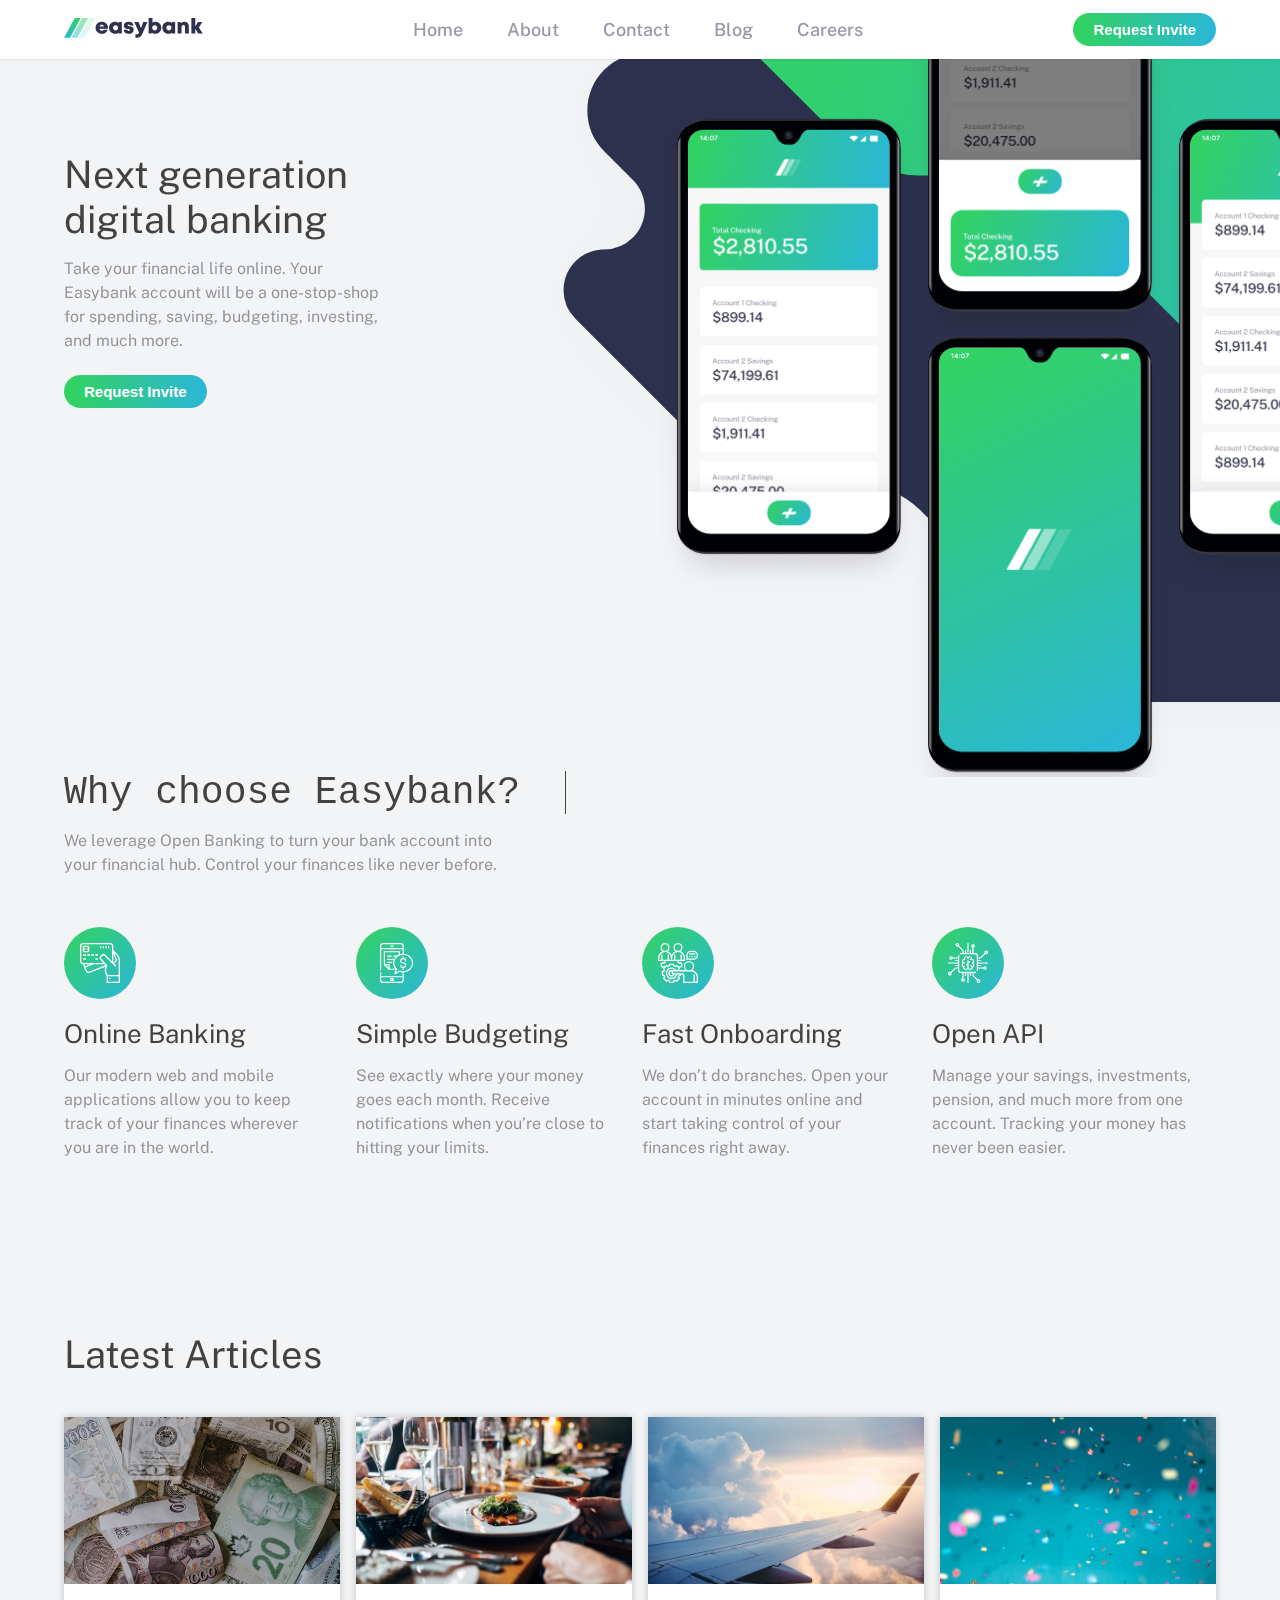
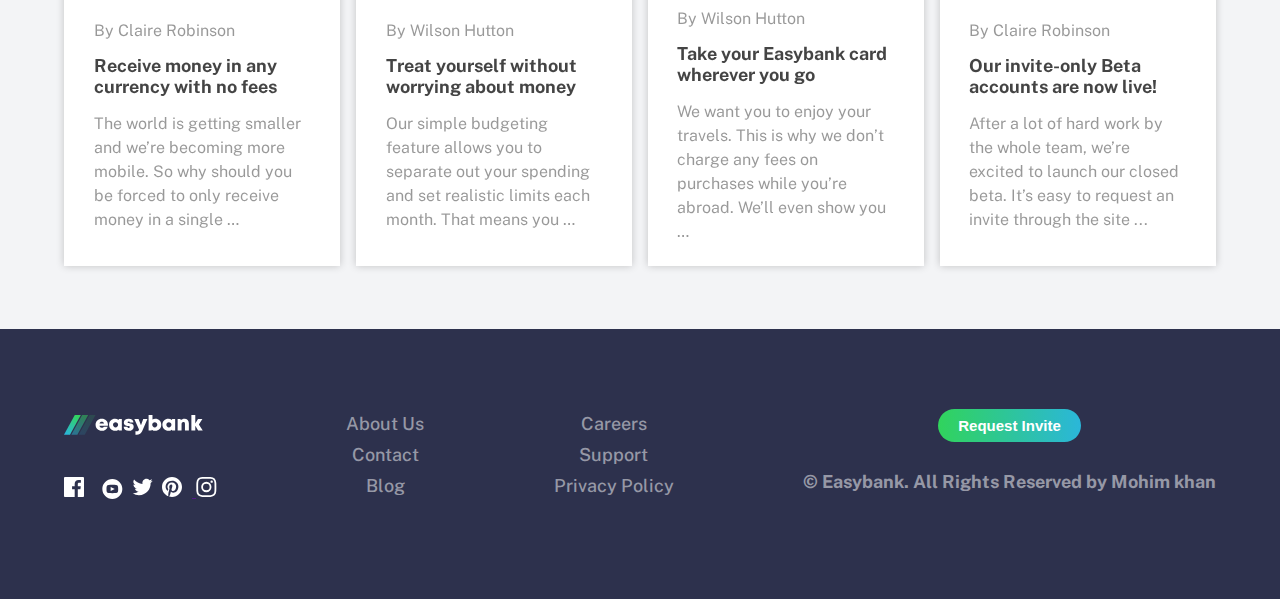
<file: index.html>
<!DOCTYPE html>
<html lang="en">

<head>
  <meta charset="UTF-8">
  <meta http-equiv="X-UA-Compatible" content="IE=edge">
  <meta name="viewport" content="width=device-width, initial-scale=1.0">
  <title>Frntend Mentor | Eoasybank landing page</title>
  <link rel="stylesheet" href="/css/style.css">
  <link rel="stylesheet" href="/css/responsive.css">
</head>
<!-- <style>
    .attribution { font-size: 11px; text-align: center; }
    .attribution a { color: hsl(228, 45%, 44%); }
  </style> -->
</head>

<body>
  <div class="main-container">
    <header>
      <div class="hero-section">
        <div class="logo">
          <img src="/images/logo.svg" alt="logo">
        </div>
        <nav>
          <ul>
            <li><a href="index.html" class="current-page">Home</a></li>
            <li><a href="#column">About</a></li>
            <li><a href="#footer">Contact</a></li>
            <li><a href="#blog">Blog</a></li>
            <li><a href="#careers">Careers</a></li>
          </ul>
        </nav>
        <div class="btn">
          <button type="button" class="btn-btn">
            Request Invite
          </button>
        </div>
        <div class="hamburger">
          <button class="menubar" id="menu"><img src="/images/icon-hamburger.svg" alt="hamburger"
              id="menuIcon"></button>
        </div>
      </div>
    </header>
    <div class="navbar" id="demo">
      <ul>
        <li><a href="index.html">Home</a></li>
        <li><a href="#column">About</a></li>
        <li><a href="#footer">Contact</a></li>
        <li><a href="#blog">Blog</a></li>
        <li><a href="#careers">Careers</a></li>
      </ul>
    </div>
    <section class="column" id="column">
      <div class="wrapper">
        <div class="col1">
          <img src="/images/bg-intro-mobile.svg" class="bg-image" alt="image">
          <img src="/images/bg-intro-desktop.svg" class="desktop" alt="desktop">
          <img src="/images/image-mockups.png" class="mobile" id="hide" alt="">
        </div>
        <div class="col2">
          <div class="center">
            <h1 class="title title-title">Next generation digital banking</h1>
            <p class="info">Take your financial life online. Your Easybank account will be a one-stop-shop
              for spending, saving, budgeting, investing, and much more.
            </p>
            <div class="btn1 btn2">
              <button type="button" class="btn-btn">Request Invite</button>
            </div>
          </div>
        </div>
      </div>
    </section>
    <section class="feature-lists" id="blog">
      <div class="feature-title">
        <h1 class="title type">Why choose Easybank?</h1>
        <div class="sub-title">
          <p class="info">We leverage Open Banking to turn your bank account into your financial hub. Control
            your finances like never before.
          </p>
        </div>
      </div>
      <div class="features">
        <div class="feature">
          <img class="fun" src="/images/icon-online.svg" alt="">
          <h1 class="title title1"> Online Banking</h1>
          <p class="info">Our modern web and mobile applications allow you to keep track of your finances
            wherever you are in the world.</p>
        </div>
        <div class="feature">
          <img class="fun" src="/images/icon-budgeting.svg" alt="">
          <h1 class="title title1">Simple Budgeting</h1>
          <p class="info"> See exactly where your money goes each month. Receive notifications when you’re
            close to hitting your limits.
          </p>
        </div>
        <div class="feature">
          <img class="fun" src="/images/icon-onboarding.svg" alt="">
          <h1 class="title title1">Fast Onboarding</h1>
          <p class="info">We don’t do branches. Open your account in minutes online and start taking control
            of your finances right away.
          </p>
        </div>
        <div class="feature">
          <img class="fun" src="/images/icon-api.svg" alt="">
          <h1 class="title title1">Open API</h1>
          <p class="info">Manage your savings, investments, pension, and much more from one account. Tracking
            your money has never been easier.
          </p>
        </div>
      </div>
    </section>
    <section class="article-lists" id="careers">
      <h1 class="title cng">Latest Articles</h1>
      <article class="articles">
        <div class="article">
          <img src="/images/image-currency.jpg" class="images min" alt="profile">
          <div class="text">
            <p class="info info1">By Claire Robinson</p>
            <h1 class="title size">Receive money in any currency with no fees</h1>
            <p class="info">The world is getting smaller and we’re becoming more mobile. So why should you be
              forced to only receive money in a single …
            </p>
          </div>
        </div>
        <div class="article">
          <img src="/images/image-restaurant.jpg" class="images min" alt="profile">
          <div class="text">
            <p class="info info1">By Wilson Hutton</p>
            <h1 class="title size">Treat yourself without worrying about money</h1>
            <p class="info">Our simple budgeting feature allows you to separate out your spending and set
              realistic limits each month. That means you …
            </p>
          </div>
        </div>
        <div class="article">
          <img src="/images/image-plane.jpg" class="images min" alt="profile">
          <div class="text">
            <p class="info info1">By Wilson Hutton</p>
            <h1 class="title size">Take your Easybank card wherever you go</h1>
            <p class="info">We want you to enjoy your travels. This is why we don’t charge any fees on purchases
              while you’re abroad. We’ll even show you …</p>
          </div>
        </div>
        <div class="article">
          <img src="/images/image-confetti.jpg" class="images min" alt="profile">
          <div class="text">
            <p class="info info1">By Claire Robinson</p>
            <h1 class="title size">Our invite-only Beta accounts are now live!</h1>
            <p class="info">After a lot of hard work by the whole team, we’re excited to launch our closed beta.
              It’s easy to request an invite through the site ...
            </p>
          </div>
        </div>
      </article>
    </section>
  </div>
  <footer id="footer">
    <div class="footer-lists">
      <div class="links">
        <svg xmlns="http://www.w3.org/2000/svg" width="139" height="20">
          <defs>
            <linearGradient id="a" x1="72.195%" x2="17.503%" y1="0%" y2="100%">
              <stop offset="0%" stop-color="#33D35E" />
              <stop offset="100%" stop-color="#2AB6D9" />
            </linearGradient>
          </defs>
          <g fill="none" fill-rule="evenodd">
            <path fill="white" fill-rule="nonzero"
              d="M37.754 15.847c2.852 0 5.152-1.622 5.952-4.216h-3.897c-.376.665-1.14 1.066-2.055 1.066-1.237 0-2.065-.674-2.32-1.978h8.44c.051-.352.081-.694.081-1.037 0-3.335-2.537-5.95-6.201-5.95-3.568 0-6.175 2.564-6.175 6.049 0 3.473 2.628 6.066 6.175 6.066zm2.344-7.297h-4.596c.317-1.129 1.11-1.749 2.252-1.749 1.181 0 2 .613 2.344 1.75zm10.946 7.296c1.32 0 2.5-.434 3.43-1.188l.336.804h3.027V4.093h-2.919l-.4.88c-.94-.775-2.135-1.222-3.474-1.222-3.476 0-5.961 2.505-5.961 6.026 0 3.533 2.485 6.07 5.961 6.07zm.524-3.467c-1.467 0-2.545-1.108-2.545-2.593 0-1.475 1.069-2.583 2.545-2.583 1.466 0 2.544 1.108 2.544 2.583 0 1.485-1.078 2.593-2.544 2.593zm13.123 3.467c3.02 0 5.025-1.554 5.025-3.93 0-2.883-2.387-3.256-4.183-3.575-1.08-.193-1.95-.344-1.95-.99 0-.527.422-.838 1.05-.838.71 0 1.197.337 1.197 1.063h3.667c-.044-2.303-1.92-3.843-4.816-3.843-2.912 0-4.854 1.47-4.854 3.75 0 2.757 2.337 3.289 4.1 3.574 1.092.181 1.952.368 1.952 1.024 0 .587-.543.88-1.116.88-.742 0-1.32-.383-1.32-1.214h-3.77c.036 2.463 1.919 4.1 5.018 4.1zm8.1 3.858c2.936 0 4.344-1.257 5.877-4.736l4.764-10.863h-4.206l-2.249 6.263-2.412-6.263H70.31l4.698 10.43c-.53 1.414-.983 1.804-2.48 1.804H71.45v3.365h1.341zm18.504-3.858c3.5 0 5.973-2.515 5.973-6.048S94.796 3.75 91.295 3.75a5.332 5.332 0 00-2.825.784V0H84.6v15.474h2.897l.37-.844c.923.771 2.102 1.216 3.428 1.216zm-.523-3.467c-1.467 0-2.545-1.108-2.545-2.58 0-1.486 1.078-2.594 2.545-2.594 1.466 0 2.544 1.108 2.544 2.593 0 1.473-1.087 2.58-2.544 2.58zm13.598 3.467c1.32 0 2.5-.434 3.43-1.188l.336.804h3.027V4.093h-2.918l-.401.88c-.939-.775-2.135-1.222-3.474-1.222-3.476 0-5.96 2.505-5.96 6.026 0 3.533 2.484 6.07 5.96 6.07zm.524-3.467c-1.467 0-2.545-1.108-2.545-2.593 0-1.475 1.07-2.583 2.545-2.583 1.467 0 2.545 1.108 2.545 2.583 0 1.485-1.078 2.593-2.545 2.593zm12.653 3.095V9.403c0-1.447.702-2.3 1.923-2.3.986 0 1.483.657 1.483 1.98v6.39h3.915V8.543c0-2.897-1.733-4.773-4.373-4.773-1.47 0-2.733.565-3.58 1.508l-.537-1.172h-2.747v11.369h3.916zm13.748 0v-4.808l2.848 4.808h4.616l-3.902-5.95 3.543-5.419h-4.397l-2.708 4.454V0h-3.916v15.474h3.916z" />
            <g fill="url(#a)">
              <path d="M10.802 0L0 19.704h5.986L16.789 0z" />
              <path opacity=".5" d="M18.171 0L7.368 19.704h5.986L24.157 0z" />
              <path opacity=".15" d="M25.539 0L14.737 19.704h5.986L31.525 0z" />
            </g>
          </g>
        </svg>
        <!-- <img src="images/logo.svg" class="color" alt="logo"> -->
        <div class="social">
          <a href="https://www.facebook.com/mohim.khan.50767984/" target="_blank"><img src="/images/icon-facebook.svg"
              alt="facebook" class="ani"></a>
          <a href="" target="_blank"></a><img src="/images/icon-youtube.svg" alt="youtube" class="ani"></a>
          <a href="" target="_blank"><img src="/images/icon-twitter.svg" alt="twitter" class="ani"></a>
          <a href="" target="_blank"><img src="/images/icon-pinterest.svg" alt="pininterest" class="ani">
            <img src="/images/icon-instagram.svg" alt="instragram" class="ani"></a>
        </div>
      </div>
      <div class="page1">
        <ul class="footer-links">
          <li><a href="#column">About Us</a></li>
          <li><a href="#footer">Contact</a></li>
          <li><a href="#blog">Blog</a></li>
        </ul>
      </div>
      <div class="page2">
        <ul class="footer-links">
          <li><a href="#careers">Careers</a></li>
          <li><a href="#">Support</a></li>
          <li><a href="#">Privacy Policy</a></li>
        </ul>
      </div>
      <div class="information">
        <button type="button" class="btn-btn">Request Invite</button>
        <p class="copyright">© Easybank. All Rights Reserved by Mohim khan</p>
      </div>
    </div>
  </footer>
  <!-- <div class="attribution">
    Challenge by <a href="https://www.frontendmentor.io?ref=challenge" target="_blank">Frontend Mentor</a>. 
    Coded by <a href="#">Your Name Here</a>.
  </div> -->
</body>
<script src="/js/script.js">
</script>

</html>
</file>
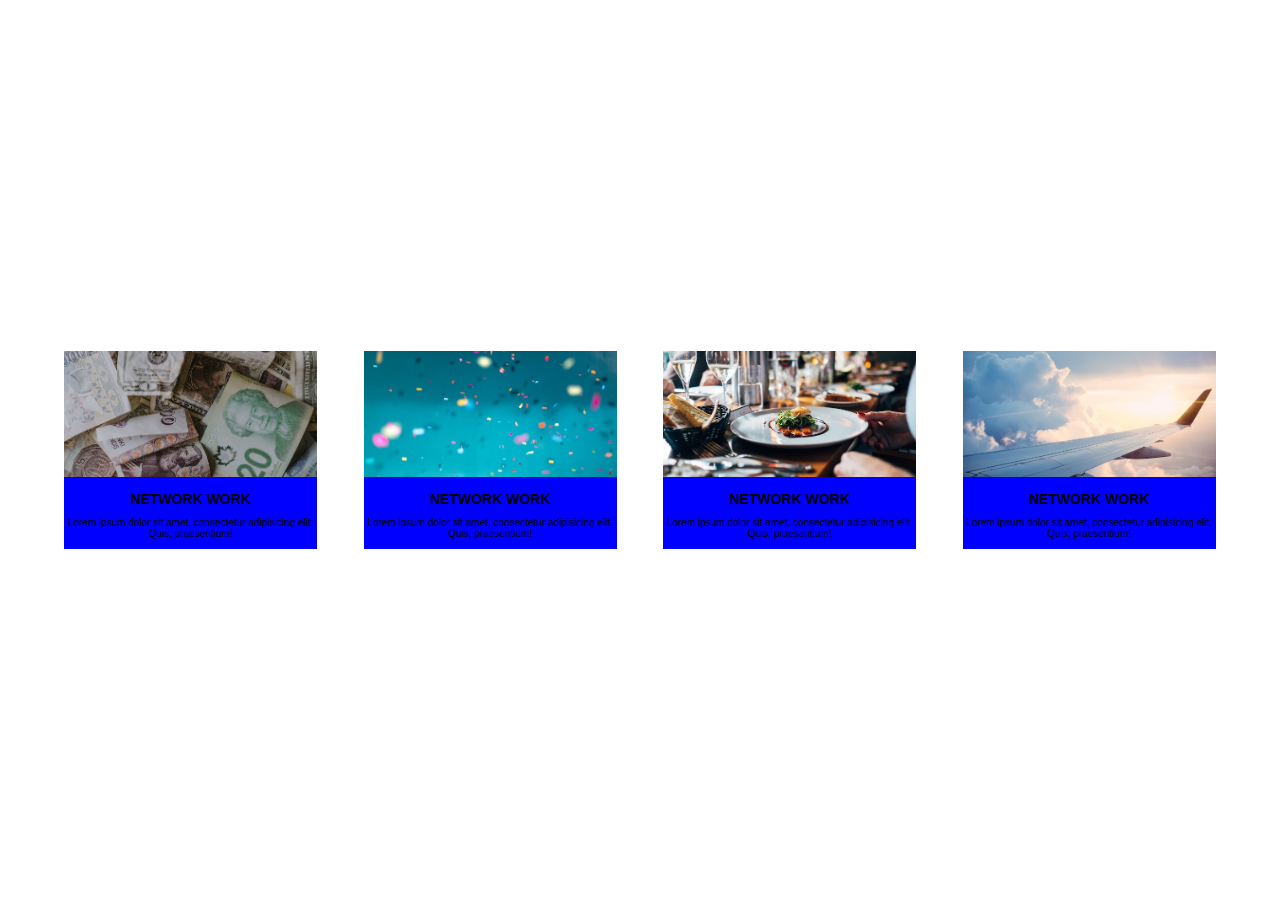
<file: pro.html>
<!DOCTYPE html>
<html lang="en">
<head>
    <meta charset="UTF-8">
    <meta http-equiv="X-UA-Compatible" content="IE=edge">
    <meta name="viewport" content="width=device-width, initial-scale=1.0">
    <title>Document</title>
    <style>
        body{
            margin: 0;
            padding: 0;
            min-height: 100vh;
            display: flex;
            justify-content: center;
            align-items: center;
            font-family: 'Lucida Sans', 'Lucida Sans Regular', 'Lucida Grande', 'Lucida Sans Unicode', Geneva, Verdana, sans-serif;
        }
        .title{
            font-size: 14px;
            font-weight: 700;
        }
        .info{
            font-size: 10px;
            font-weight: 400;
        }
        .img{
            width: 100%;
            max-width: 100%;
            object-fit: cover;
        }
        .size{
           min-height: 126px;
           max-height: 126px;
        }
        .container{
            width:90%;    
            max-width:90%;
            margin-inline: auto;
            display: flex;
            justify-content:space-between;
            flex-direction: row;
        }
        .one,
        .two,
        .three,
        .four{
            width: 22%;
            max-width: 22%;
            text-align: center;
            background-color: blue;
        }
        .one,
        .two,
        .three{
                margin-bottom: 0px;
            }
        @media only screen and (max-width:700px){
            .container{
                align-items: center;
                flex-direction: column;
            }
            .one,
            .two,
            .three{
                margin-bottom: 15px;
            }
            .one,
            .two,
            .three,
            .four{
            width: 100%;
            max-width: 97%;
            text-align: center;
            background-color: blue;
           }
        }

    </style>
</head>
<body>
    <div class="container">
        <div class="one">
            <img src="/images/image-currency.jpg" class="img size" alt="">
            <h1 class="title">NETWORK WORK</h1>
            <p class="info">Lorem ipsum dolor sit amet, consectetur adipisicing elit. Quis, praesentium!</p>
        </div>
        <div class="two">
            <img src="/images/image-confetti.jpg" class="img size" alt="">
            <h1 class="title">NETWORK WORK</h1>
            <p class="info">Lorem ipsum dolor sit amet, consectetur adipisicing elit. Quis, praesentium!</p>
        </div>
        <div class="three">
            <img src="/images/image-restaurant.jpg" class="img size" alt="">
            <h1 class="title">NETWORK WORK</h1>
            <p class="info">Lorem ipsum dolor sit amet, consectetur adipisicing elit. Quis, praesentium!</p>
        </div>
        <div class="four">
            <img src="/images/image-plane.jpg" class="img size" alt="">
           
            <h1 class="title">NETWORK WORK</h1>
            <p class="info">Lorem ipsum dolor sit amet, consectetur adipisicing elit. Quis, praesentium!</p>
        </div>
    </div>
</body>
</html>
</file>
<file: css/style.css>
@import url('https://fonts.googleapis.com/css2?family=Public+Sans:wght@300;400;700&display=swap');
:root {
    /* #Primary# */
    --clr-primary-100: hsl(0, 0%, 100%);
    --clr-primary-200: hsl(0, 0%, 98%);
    --clr-primary-300: hsl(220, 16%, 96%);
    --clr-primary-400: hsl(233, 8%, 62%);
    --clr-primary-500: hsl(192, 70%, 51%);
    --clr-primary-600: hsl(136, 65%, 51%);
    --clr-primary-700: hsl(233, 26%, 24%);
}

*,
*::after,
*::before {
    margin: 0;
    padding: 0;
    box-sizing: border-box;
    font-size: 18px
}

body {
    margin: 0;
    padding: 0;
    font-family: 'Public Sans', sans-serif;
}

html {
    scroll-behavior: smooth;
    overflow-x: hidden;
    scroll-padding-top: 7rem;
}

/* #############
 Main-Container
############# */

.main-container {
    display: flex;
    justify-content: center;
    flex-direction: column;
    background-color: var(--clr-primary-300);
}


/* #############
 Header Section
############# */

header {
    position: fixed;
    top: 0;
    left: 0;
    right: 0;
    background-color: var(--clr-primary-100);
    display: flex;
    justify-content: center;
    align-items: center;
    height: 59px;
    z-index: 10;
    box-shadow: 0 0 2px rgba(0,0,0,0.2);
}

.hero-section {
    display: flex;
    justify-content: space-between;
    align-items: center;
    width: 90%;
    max-width: 90%;
}


/* #############
    Hamburger
############# */

.hamburger {
    display: block;
}


/* #############
    Nav links
############# */

nav ul {
    display: none;
    list-style: none;
}

nav li {
    display: inline-block;
    margin-right: 44px;
}

nav a {
    text-decoration: none;
    color: var(--clr-primary-400);
    padding-bottom: 2px;
    font-weight: 500;
}

nav li:last-of-type {
    margin-right: 0;
}

nav a:hover,
.navbar a:hover {
    color: black;
}


/* #############
    Navbar
############# */

.navbar {
    background-color: var(--clr-primary-100);
    position: fixed;
    width: 345px;
    height: 261px;
    padding-top: 30px;
    box-shadow:  9px -59px 350px 116px var(--clr-primary-700);;
    border-radius: 5px;
    z-index: 2;
    top: -9999px;
    left: 50%;
    transform: translate(-50%,-50%);
    transition: all 0.2s ease-out;
}

.navbar ul {
    list-style: none;
}

.navbar a {
    color: hsl(225, 2.8%, 28.2%);
    font-weight: 400;
    text-decoration: none;
}

.navbar li {
    padding: 10px 10px;
    text-align: center;
}


/* #############
    Menubar
############# */

.menubar {
    background-color: var(--clr-primary-100);
    border: 0;
}


/* #############
    Buttons
############# */

.btn {
    display: none;
}

.btn-btn {
    padding: 8px 20px;
    border-radius: 25px;
    background-image: linear-gradient(to right, hsl(136, 65%, 51%), hsl(192, 70%, 51%));
    color: var(--clr-primary-100);
    font-size: 15px;
    font-weight: 700;
    cursor: pointer;
    border: 0;
}

.btn-btn:hover {
    background-image:linear-gradient(200deg, hsl(136, 100%, 53%), hsl(192, 100%, 54%));
    transition: background-image 3s linear;
    box-shadow: 0 0 8px hsl(136, 100%, 53%)
    , 0 0 10px hsl(192, 100%, 54%);
}


/* #############
  Column Section
############# */

.wrapper {
    width: 100%;
    max-width: 100%;
    display: grid;
    place-items: center;
    grid-auto-flow: row;
}

.column {
    height: 777px;
}

.col1 {
    overflow: hidden;
    height: 400px;
    position: relative;
    display: flex;
    flex-direction: row;
    justify-content: center;
}

.col2 {
    text-align: center;
    margin-top: -53px;
}

.title {
    text-align: center;
    font-size: 38px;
    font-weight: 400;
    opacity: 73%;
    margin-bottom: 15px;
}

.info {
    line-height: 1.5;
    margin-bottom: 22px;
    opacity: 40%;
    font-size: 16px;
}

.btn1 {
    text-align: center;
}

.bg-image {
    max-width: 100%;
    display: block;
    height: 100%;
    position: absolute;
    width: 100%;
    top: -15%;
}

.mobile {
    bottom: 115px;
    max-width: 100%;
    position: relative;
    display: block;
    z-index: 1;
}

.desktop {
    display: none;
}


/* #############
  Feature-Lists
############# */

.feature-lists {
    width: 90%;
    max-width: 90%;
    margin-inline: auto;
}

.features {
    display: flex;
    flex-direction: column;
}

.feature {
    text-align: center;
    margin-bottom: 20px;
}

.feature:last-of-type {
    margin-bottom: 0;
}

.title1 {
    font-size: 26px;
    margin-top: 15px;
}

.feature-title {
    text-align: center;
    margin-bottom: 45px;
}

.sub-title {
    width: 100%;
    max-width: 464px;
    margin: auto;
    text-align: center;
}


/* #############
  Article-Lists
############# */

.article-lists {
    width: 90%;
    max-width: 90%;
    margin-top: 95px;
    margin-inline: auto;
}

.articles {
    display: flex;
    flex-direction: column;
}

.article {
    display: flex;
    flex-direction: column;
    margin-bottom: 20px;
    background-color: var(--clr-primary-100);
    max-width: 95%;
    margin-inline: auto;
    box-shadow: 0 0 8px rgba(0, 0, 0, 0.2);
}

.article:last-of-type {
    margin-bottom: 60px;
}

.images {
    width: 100%;
    max-width: 100%;
    display: block;
    object-fit: cover;
}

.images:hover {
    opacity: 50%;
}

.min {
    min-height: 210px;
    max-height: 210px;
}

.size {
    font-size: 18px;
    font-weight: 700;
    text-align: left;
}

.text {
    width: 80%;
    max-width: 80%;
    margin: auto;
}

.info1 {
    margin-bottom: 12px;
    margin-top: 23px;
}


/* #############
  Footer-Lists
############# */

.footer-lists {
    display: flex;
    flex-direction: column;
    justify-content: center;
    align-items: center;
    width: 90%;
    max-width: 90%;
}

footer {
    display: flex;
    justify-content: center;
    align-items: center;
    background-color: var(--clr-primary-700);
    padding-block: 1.5rem;
}

.links .page1 .page2 .information {
    width: 30%;
    max-width: 30%;
}

.page2 {
    margin-bottom: 20px;
}

.information {
    text-align: center;
}

.footer-links {
    margin: 0;
    padding: 0;
    list-style: none;
    display: flex;
    flex-direction: column;
    justify-content: center;
    align-items: center;
}

.footer-links a {
    text-decoration: none;
    color: var(--clr-primary-400);
    font-weight: 500;
}

.footer-links li {
    margin-bottom: 10px;
}

.footer-links a:hover,
.footer-links a:focus {
    font-weight: bolder;
    color: white;
}

.copyright {
    margin-top: 16px;
    color: var(--clr-primary-400);
    font-weight: 700;
}

.social {
    margin-top: 30px;
    display: flex;
    align-items: center;
    gap: .5rem;
}

.social img:hover {
    transform: rotate(300deg) scale(1.5);
}

.links {
    margin-bottom: 25px;
}

.links img {
    margin-right: 10px;
}

.links img:last-of-type {
    margin-right: 0;
}

.fun:hover {
    transform: rotateZ(240deg);
    transition: rotate 3ms ease-in-out;
}

.type {
    width: 22ch;
    font-family: monospace;
    overflow: hidden;
    border-right: solid 1px;
    animation: typing 5s steps(22) infinite;
}

/* #############
  Footer-Lists
############# */
.ani {
    animation: rotate 4s linear  infinite;
}

@keyframes rotate {
    0% {
        transform: scale(1.2);
    }
    25%{
        transform: rotateZ(90deg);
    }
    50%{
        transform: scale(1.4) rotateZ(180deg);
    }
    100%{
        transform: scale(1) rotateZ(270deg);
    }
}

@keyframes typing {
    from {
        width: 0ch;
    }
}
</file>
<file: css/responsive.css>
@media only screen and (min-width:1100px) {
    .feature-title .title {
        text-align: left;
    }
    .feature-title {
        margin-bottom: 50px;
    }
    .sub-title {
        width: 55%;
        max-width: 464px;
        margin: 0;
        text-align: left;
    }
    .title {
        text-align: left;
    }
    .title-title {
        text-align: left;
    }
    /* .info{
        text-align: left;
    } */
    .feature-lists {
        margin-bottom: 55px;
        margin-top: -6px;
    }
    .features {
        flex-direction: row;
    }
    .feature {
        text-align: left;
        margin-bottom: 0px;
        margin-left: 32px;
    }
    .feature:first-of-type {
        margin-left: 0;
    }
    .articles {
        justify-content: space-between;
        flex-direction: row;
    }
    .footer-lists {
        flex-direction: row;
        justify-content: space-between;
    }
    .article-lists {
        margin-bottom: 63px;
    }
    .article {
        margin-bottom: 0;
        width: 24%;
        max-width: 24%;
        margin-inline: 0;
    }
    .min {
        min-height: 167px;
        max-height: 167px;
    }
    .article:last-of-type {
        margin-bottom: 0;
        margin-right: 0;
    }
    .text {
        max-width: 217px;
    }
    .cng {
        margin-bottom: 40px;
    }
    .links {
        margin-bottom: 3px;
    }
    .social {
        margin-top: 38px;
    }
    .copyright {
        margin-top: 29px;
        margin-bottom: 18px;
    }
    .page2 {
        margin-bottom: 0;
    }
    .hamburger {
        display: none;
    }
    .btn {
        display: block;
    }
    nav ul {
        display: flex;
    }
    .column {
        overflow: hidden;
    }
    .col1 {
        display: grid;
        justify-items: end;
        overflow: visible;
    }
    .col2 {
        order: -1;
        padding-top: 152px;
        display: flex;
        justify-content: flex-start;
        margin-top: 0px;
    }
    .center {
        width: 335px;
        text-align: left;
    }
    .btn2 {
        text-align: left;
    }
    .desktop {
        display: block;
        max-width: 178%;
        position: relative;
        bottom: 258px;
        left: 546px;
        min-height: 888px;
        max-height: 1040px;
    }
    .bg-image {
        display: none;
    }
    .mobile {
        bottom: 1016px;
        min-height: 854px;
        left: 206px;
        max-width: 100%;
        max-height: 935px;
    }
    .wrapper {
        width: 90%;
        max-width: 90%;
        margin-inline: auto;
        grid-auto-flow: column;
    }
}

@media only screen and (min-width:950px) {
    .hamburger {
        display: none;
    }
    .btn {
        display: block;
    }
    nav ul {
        display: flex;
    }
    footer {
        height: 30vh;
        padding-top: 1rem;
    }
    .footer-lists {
        flex-direction: row;
        justify-content: space-between;
    }
}
</file>
